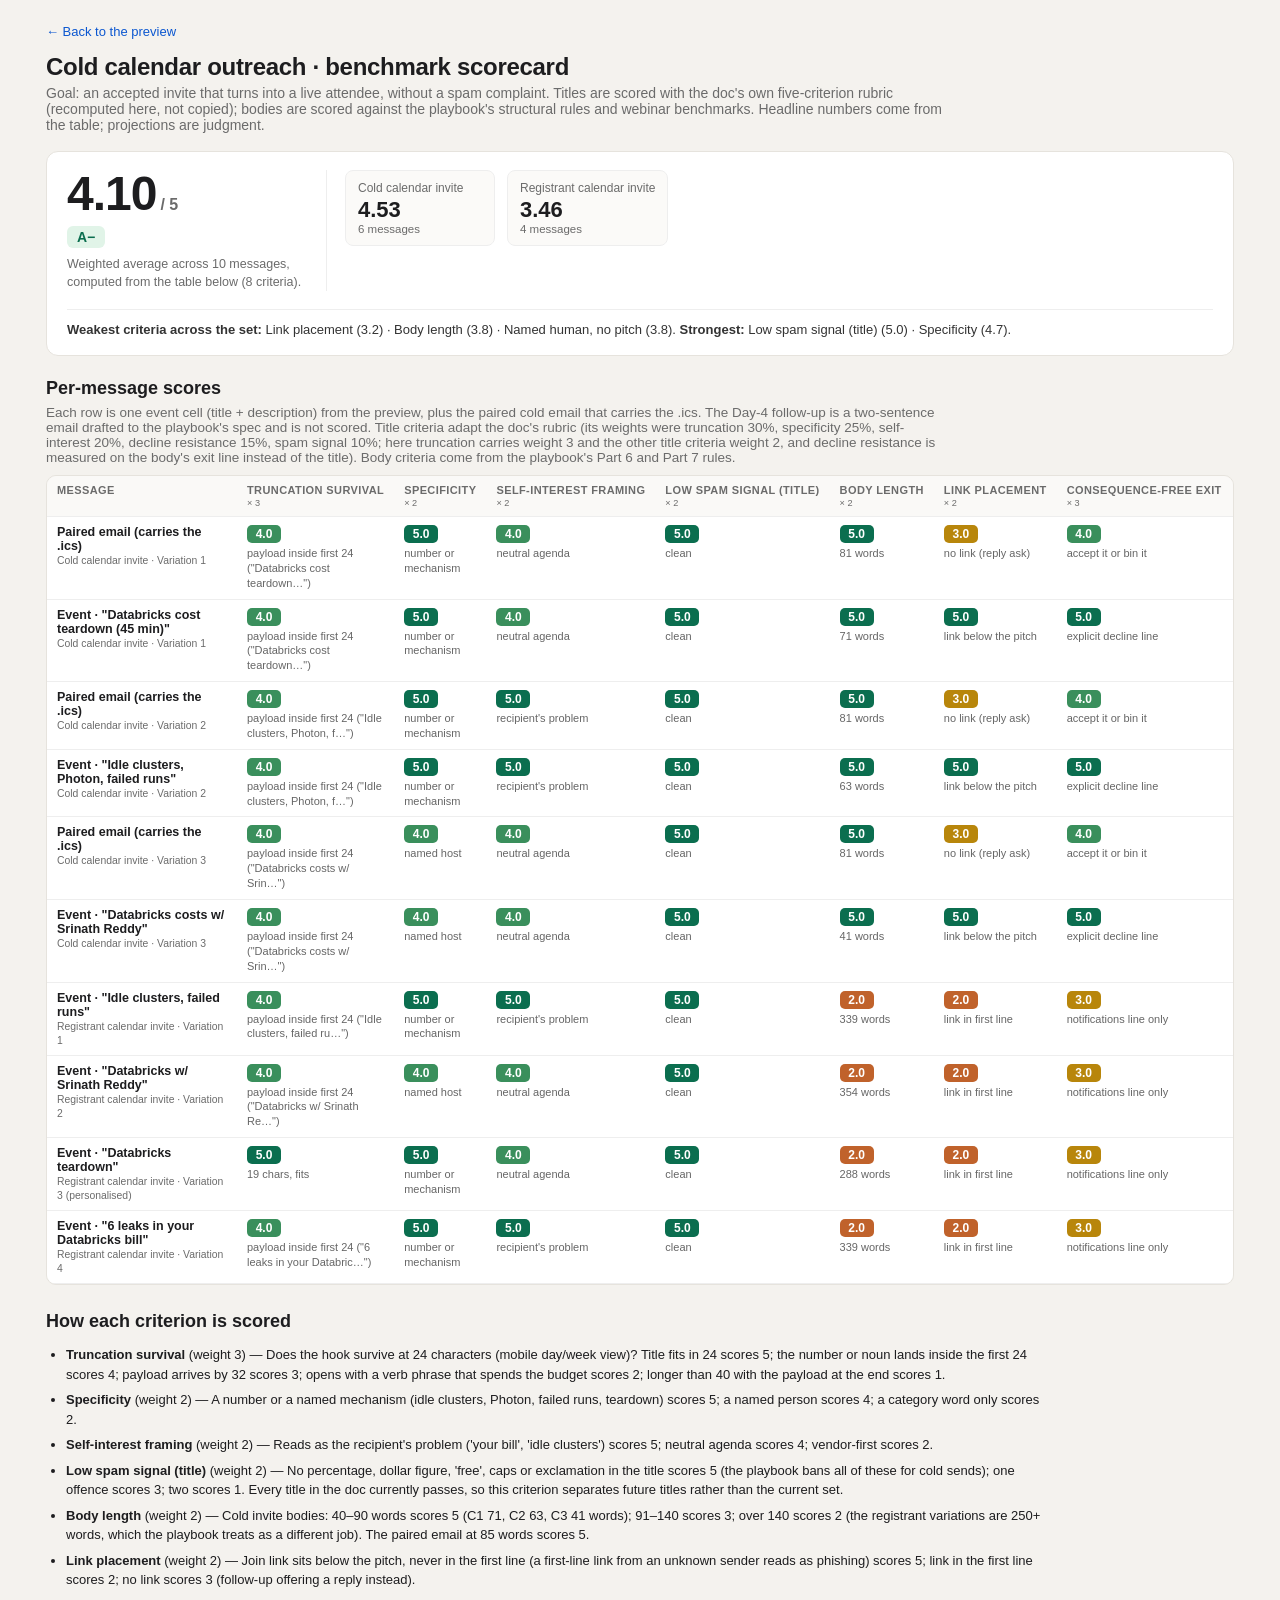
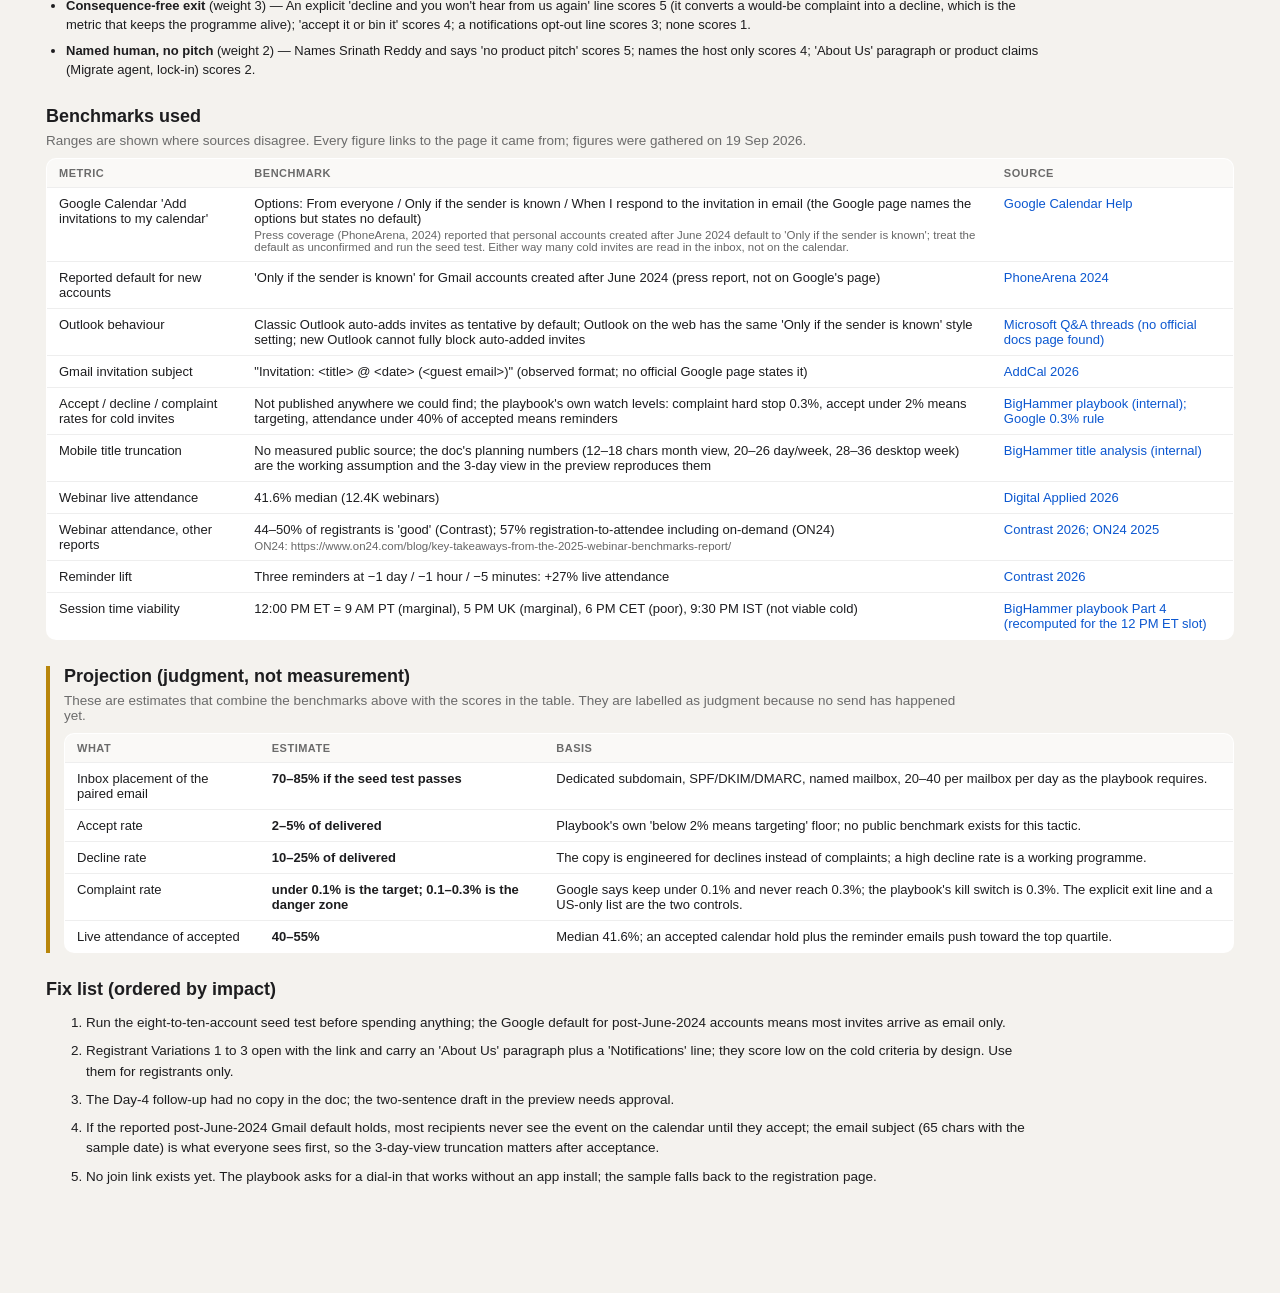
<file: scorecard.html>
<!doctype html>
<html lang="en">
<head>
<meta charset="utf-8">
<meta name="viewport" content="width=device-width, initial-scale=1">
<title>BigHammer.ai · Cold calendar outreach · Benchmark scorecard</title>
<meta name="robots" content="noindex, nofollow">
<link rel="stylesheet" href="core.css?v=4">
<link rel="stylesheet" href="scorecard.css?v=4">
</head>
<body>
<div class="sc-page">
  <a class="sc-back" href="index.html">← Back to the preview</a>
  <h1>Cold calendar outreach · benchmark scorecard</h1>
  <p class="sc-lead">Goal: an accepted invite that turns into a live attendee, without a spam complaint. Titles are scored with the doc's own five-criterion rubric (recomputed here, not copied); bodies are scored against the playbook's structural rules and webinar benchmarks. Headline numbers come from the table; projections are judgment.</p>
  <div id="sc"></div>
</div>
<script src="data.js?v=4"></script>
<script>
window.RUBRIC = (function () {
  const S = new Proxy({}, { get: (_, k) => window.SC[k] });
  const titleOf = (cell) => S.fill(cell.title || (cell.invite && cell.invite.title) || "");
  const bodyOf = (cell) => S.fill(cell.description || cell.body || "");
  const number = /\d|\$|%/;
  return {
    intro: "Each row is one event cell (title + description) from the preview, plus the paired cold email that carries the .ics. The Day-4 follow-up is a two-sentence email drafted to the playbook's spec and is not scored. Title criteria adapt the doc's rubric (its weights were truncation 30%, specificity 25%, self-interest 20%, decline resistance 15%, spam signal 10%; here truncation carries weight 3 and the other title criteria weight 2, and decline resistance is measured on the body's exit line instead of the title). Body criteria come from the playbook's Part 6 and Part 7 rules.",
    criteria: [
      { id: "trunc", label: "Truncation survival", weight: 3, how: "Does the hook survive at 24 characters (mobile day/week view)? Title fits in 24 scores 5; the number or noun lands inside the first 24 scores 4; payload arrives by 32 scores 3; opens with a verb phrase that spends the budget scores 2; longer than 40 with the payload at the end scores 1.",
        score: (cell) => { const t = titleOf(cell); const n = t.length; const head = t.slice(0, 24); if (n <= 24) return { s: 5, why: `${n} chars, fits` }; if (number.test(head) || /Databricks|clusters|Photon|teardown|leaks/i.test(head)) return { s: 4, why: `payload inside first 24 ("${head}…")` }; if (n <= 32) return { s: 3, why: `${n} chars` }; return { s: n <= 40 ? 2 : 1, why: `${n} chars, hook truncated` }; } },
      { id: "spec", label: "Specificity", weight: 2, how: "A number or a named mechanism (idle clusters, Photon, failed runs, teardown) scores 5; a named person scores 4; a category word only scores 2.",
        score: (cell) => { const t = titleOf(cell); if (number.test(t) || /idle|Photon|failed|teardown|leaks/i.test(t)) return { s: 5, why: "number or mechanism" }; if (/Srinath/.test(t)) return { s: 4, why: "named host" }; return { s: 2, why: "category only" }; } },
      { id: "self", label: "Self-interest framing", weight: 2, how: "Reads as the recipient's problem ('your bill', 'idle clusters') scores 5; neutral agenda scores 4; vendor-first scores 2.",
        score: (cell) => { const t = titleOf(cell); if (/your|leaks|idle|failed|overpay/i.test(t)) return { s: 5, why: "recipient's problem" }; if (/BigHammer/i.test(t)) return { s: 2, why: "vendor first" }; return { s: 4, why: "neutral agenda" }; } },
      { id: "spam", label: "Low spam signal (title)", weight: 2, how: "No percentage, dollar figure, 'free', caps or exclamation in the title scores 5 (the playbook bans all of these for cold sends); one offence scores 3; two scores 1. Every title in the doc currently passes, so this criterion separates future titles rather than the current set.",
        score: (cell) => { const t = titleOf(cell); const hits = (t.match(/\bfree\b/gi) || []).length + (t.match(/%|\$/g) || []).length + (t.match(/!/g) || []).length + (/[A-Z]{4,}/.test(t) ? 1 : 0); if (hits === 0) return { s: 5, why: "clean" }; return { s: hits === 1 ? 3 : 1, why: `${hits} broadcast tell${hits > 1 ? "s" : ""}` }; } },
      { id: "len", label: "Body length", weight: 2, how: "Cold invite bodies: 40–90 words scores 5 (C1 71, C2 63, C3 41 words); 91–140 scores 3; over 140 scores 2 (the registrant variations are 250+ words, which the playbook treats as a different job). The paired email at 85 words scores 5.",
        score: (cell) => { const w = S.words(bodyOf(cell)); return { s: w <= 90 ? 5 : w <= 140 ? 3 : 2, why: `${w} words` }; } },
      { id: "link", label: "Link placement", weight: 2, how: "Join link sits below the pitch, never in the first line (a first-line link from an unknown sender reads as phishing) scores 5; link in the first line scores 2; no link scores 3 (follow-up offering a reply instead).",
        score: (cell) => { const b = bodyOf(cell); const first = b.split("\n")[0]; if (!S.hasUrl(b)) return { s: 3, why: "no link (reply ask)" }; if (S.hasUrl(first)) return { s: 2, why: "link in first line" }; return { s: 5, why: "link below the pitch" }; } },
      { id: "exit", label: "Consequence-free exit", weight: 3, how: "An explicit 'decline and you won't hear from us again' line scores 5 (it converts a would-be complaint into a decline, which is the metric that keeps the programme alive); 'accept it or bin it' scores 4; a notifications opt-out line scores 3; none scores 1.",
        score: (cell) => { const b = bodyOf(cell); if (/decline and/i.test(b)) return { s: 5, why: "explicit decline line" }; if (/bin it/i.test(b)) return { s: 4, why: "accept it or bin it" }; if (/No further updates/i.test(b)) return { s: 3, why: "notifications line only" }; return { s: 1, why: "no exit" }; } },
      { id: "human", label: "Named human, no pitch", weight: 2, how: "Names Srinath Reddy and says 'no product pitch' scores 5; names the host only scores 4; 'About Us' paragraph or product claims (Migrate agent, lock-in) scores 2.",
        score: (cell) => { const b = bodyOf(cell); if (/About Us:/.test(b) || /Migrate agent|lock-in/i.test(b)) return { s: 2, why: "About Us / product claims" }; if (/Srinath/.test(b) && /no (product )?pitch/i.test(b)) return { s: 5, why: "named host, no pitch" }; if (/Srinath/.test(b)) return { s: 4, why: "named host" }; return { s: 3, why: "no host named" }; } }
    ],
    items: (D) => D.campaigns.flatMap(c => c.rows.flatMap(r => r.cells.filter(cell => cell.type === "event" || (cell.kinds.includes("invite_email") && !cell.kinds.includes("registrant"))).map(cell => ({ cell, label: cell.type === "event" ? `Event · "${S.fill(cell.title)}"` : "Paired email (carries the .ics)", group: c.title.split(" (")[0], meta: r.label.split(" · ")[0] })))),
    benchmarks: [
      { metric: "Google Calendar 'Add invitations to my calendar'", value: "Options: From everyone / Only if the sender is known / When I respond to the invitation in email (the Google page names the options but states no default)", source: "Google Calendar Help", url: "https://support.google.com/calendar/answer/13159188?hl=en&co=GENIE.Platform%3DDesktop", note: "Press coverage (PhoneArena, 2024) reported that personal accounts created after June 2024 default to 'Only if the sender is known'; treat the default as unconfirmed and run the seed test. Either way many cold invites are read in the inbox, not on the calendar." },
      { metric: "Reported default for new accounts", value: "'Only if the sender is known' for Gmail accounts created after June 2024 (press report, not on Google's page)", source: "PhoneArena 2024", url: "https://www.phonearena.com/news/google-calendar-add-invitations-update_id137127" },
      { metric: "Outlook behaviour", value: "Classic Outlook auto-adds invites as tentative by default; Outlook on the web has the same 'Only if the sender is known' style setting; new Outlook cannot fully block auto-added invites", source: "Microsoft Q&A threads (no official docs page found)", url: "https://learn.microsoft.com/en-us/answers/questions/4614141/unwanted-meeting-invitations-automatically-added-t" },
      { metric: "Gmail invitation subject", value: "\"Invitation: <title> @ <date> (<guest email>)\" (observed format; no official Google page states it)", source: "AddCal 2026", url: "https://addcal.co/blog/how-to-send-a-calendar-invite-in-gmail" },
      { metric: "Accept / decline / complaint rates for cold invites", value: "Not published anywhere we could find; the playbook's own watch levels: complaint hard stop 0.3%, accept under 2% means targeting, attendance under 40% of accepted means reminders", source: "BigHammer playbook (internal); Google 0.3% rule", url: "https://support.google.com/a/answer/14229414?hl=en" },
      { metric: "Mobile title truncation", value: "No measured public source; the doc's planning numbers (12–18 chars month view, 20–26 day/week, 28–36 desktop week) are the working assumption and the 3-day view in the preview reproduces them", source: "BigHammer title analysis (internal)", url: "index.html" },
      { metric: "Webinar live attendance", value: "41.6% median (12.4K webinars)", source: "Digital Applied 2026", url: "https://www.digitalapplied.com/blog/webinar-statistics-2026-attendance-conversion-data" },
      { metric: "Webinar attendance, other reports", value: "44–50% of registrants is 'good' (Contrast); 57% registration-to-attendee including on-demand (ON24)", source: "Contrast 2026; ON24 2025", url: "https://www.getcontrast.io/learn/webinar-benchmarks", note: "ON24: https://www.on24.com/blog/key-takeaways-from-the-2025-webinar-benchmarks-report/" },
      { metric: "Reminder lift", value: "Three reminders at −1 day / −1 hour / −5 minutes: +27% live attendance", source: "Contrast 2026", url: "https://www.getcontrast.io/learn/webinar-statistics" },
      { metric: "Session time viability", value: "12:00 PM ET = 9 AM PT (marginal), 5 PM UK (marginal), 6 PM CET (poor), 9:30 PM IST (not viable cold)", source: "BigHammer playbook Part 4 (recomputed for the 12 PM ET slot)", url: "https://webinar.bighammerai.com/" }
    ],
    projections: [
      { label: "Inbox placement of the paired email", value: "70–85% if the seed test passes", basis: "Dedicated subdomain, SPF/DKIM/DMARC, named mailbox, 20–40 per mailbox per day as the playbook requires." },
      { label: "Accept rate", value: "2–5% of delivered", basis: "Playbook's own 'below 2% means targeting' floor; no public benchmark exists for this tactic." },
      { label: "Decline rate", value: "10–25% of delivered", basis: "The copy is engineered for declines instead of complaints; a high decline rate is a working programme." },
      { label: "Complaint rate", value: "under 0.1% is the target; 0.1–0.3% is the danger zone", basis: "Google says keep under 0.1% and never reach 0.3%; the playbook's kill switch is 0.3%. The explicit exit line and a US-only list are the two controls." },
      { label: "Live attendance of accepted", value: "40–55%", basis: "Median 41.6%; an accepted calendar hold plus the reminder emails push toward the top quartile." }
    ],
    notes: [
      "Run the eight-to-ten-account seed test before spending anything; the Google default for post-June-2024 accounts means most invites arrive as email only.",
      "Registrant Variations 1 to 3 open with the link and carry an 'About Us' paragraph plus a 'Notifications' line; they score low on the cold criteria by design. Use them for registrants only.",
      "The Day-4 follow-up had no copy in the doc; the two-sentence draft in the preview needs approval.",
      "If the reported post-June-2024 Gmail default holds, most recipients never see the event on the calendar until they accept; the email subject (65 chars with the sample date) is what everyone sees first, so the 3-day-view truncation matters after acceptance.",
      "No join link exists yet. The playbook asks for a dial-in that works without an app install; the sample falls back to the registration page."
    ]
  };
})();
</script>
<script src="scorecard.js?v=4"></script>
</body>
</html>
</file>
<file: core.css>
/* core.css — page shell + iPhone frame shared by every BigHammer channel preview site. */
:root{
  --brand:#0b57d0;
  --page:#f4f2ee;
  --ink:#1d1d1f;
  --muted:#6b6b6b;
  --s:.85;
  --pw:417px;  /* phone incl. bezel */
  --ph:876px;
  font-family:-apple-system,BlinkMacSystemFont,"SF Pro Text","Helvetica Neue",Helvetica,"Segoe UI",Roboto,Arial,sans-serif;
}
*{box-sizing:border-box}
html,body{margin:0;background:var(--page);color:var(--ink);-webkit-font-smoothing:antialiased}
button{font:inherit}

/* ---------- top bar ---------- */
.topbar{position:sticky;top:0;z-index:20;display:flex;align-items:center;justify-content:space-between;gap:16px;padding:10px 20px;background:#fff;border-bottom:1px solid #e3e1dc}
.brand{display:flex;align-items:center;gap:12px}
.brand-mark{display:inline-flex;align-items:center;justify-content:center;width:34px;height:34px;border-radius:8px;background:var(--brand);color:#fff;font-weight:800;font-size:16px;letter-spacing:-.5px;flex:0 0 auto}
.brand-mark svg{display:block}
.brand-title{font-weight:700;font-size:15px}
.brand-sub{font-size:12px;color:var(--muted)}
.controls{display:flex;align-items:center;gap:14px;flex-wrap:wrap}
.seg{display:inline-flex;border:1px solid #d6d3cc;border-radius:999px;overflow:hidden;background:#fff}
.seg button{border:0;background:transparent;padding:6px 12px;font-size:12.5px;color:#333;cursor:pointer}
.seg button.on{background:var(--ink);color:#fff}
.tgl{display:inline-flex;align-items:center;gap:6px;font-size:12.5px;color:#333;cursor:pointer;user-select:none}
.tgl input{accent-color:var(--brand)}

/* ---------- layout ---------- */
.layout{display:grid;grid-template-columns:230px 1fr;min-height:calc(100vh - 56px)}
.sidenav{position:sticky;top:56px;align-self:start;height:calc(100vh - 56px);overflow:auto;padding:18px 12px 40px;border-right:1px solid #e3e1dc;background:#fbfaf8}
.sidenav h4{margin:14px 8px 6px;font-size:11px;letter-spacing:.6px;text-transform:uppercase;color:var(--muted)}
.sidenav a{display:flex;justify-content:space-between;gap:8px;padding:6px 8px;border-radius:6px;font-size:12.5px;line-height:1.3;color:#222;text-decoration:none}
.sidenav a:hover{background:#efece6}
.sidenav a.active{background:#e6eef7;color:var(--brand);font-weight:600}
main{padding:18px 0 60px;min-width:0}
.campaign{padding:14px 0 6px}
.campaign-head{padding:0 26px 6px}
.campaign-head h2{margin:0;font-size:20px;letter-spacing:-.2px}
.campaign-head p{margin:4px 0 0;color:var(--muted);font-size:13.5px;max-width:1100px}
.campaign-title{display:flex;align-items:center;gap:12px;flex-wrap:wrap}
.rail{display:flex;gap:26px;overflow-x:auto;padding:14px 26px 22px;scroll-snap-type:x proximity;scroll-padding:26px;align-items:flex-start}
.rail::-webkit-scrollbar{height:10px}
.rail::-webkit-scrollbar-thumb{background:#d4d1ca;border-radius:6px}

/* ---------- badges ---------- */
.kinds{display:flex;gap:6px;flex-wrap:wrap}
.kind{display:inline-block;font-size:11px;font-weight:800;letter-spacing:.6px;text-transform:uppercase;padding:4px 9px;border-radius:6px;color:#fff;line-height:1}
.card-head .kinds .kind{font-size:10px;padding:3px 7px}

/* ---------- grid ---------- */
.grid{display:grid;gap:22px 26px;align-items:start}
.colhead{display:flex;align-items:center;gap:10px;padding:2px 2px 12px;border-bottom:2px solid #d9d6cf;min-height:58px;position:relative}
.colhead .arrow{position:absolute;right:-24px;top:8px;margin:0;font-size:22px;color:#9a968e}
.step-num{display:inline-flex;align-items:center;justify-content:center;width:28px;height:28px;border-radius:50%;background:var(--ink);color:#fff;font-weight:800;font-size:13px;flex:0 0 auto}
.step-label{font-weight:800;font-size:15px}
.step-day{font-size:12.5px;color:var(--muted);margin-top:1px}
.rowhead{grid-column:1 / -1;font-weight:800;font-size:15px;padding:18px 2px 0;color:var(--ink);border-top:1px dashed #d9d6cf;margin-top:6px}
.rowhead::before{content:"";display:inline-block;width:10px;height:10px;border-radius:50%;background:var(--brand);margin-right:8px;vertical-align:1px}
.empty-cell{min-height:10px}

/* ---------- card ---------- */
.card{width:auto;scroll-snap-align:start}
.card-head{min-height:0;padding:0 2px 8px}
.card-sub{font-size:12.5px;margin-top:5px;font-weight:600;color:#333}
.card-foot{padding:10px 2px 0;font-size:12px;color:var(--muted)}
.foot-row{display:flex;align-items:center;justify-content:space-between;gap:10px}
.footnote{margin-top:6px;font-size:11.5px;color:#8a6d00;background:#fff7d6;border-radius:6px;padding:5px 8px;line-height:1.4}
.copy{border:1px solid #cfccc5;background:#fff;border-radius:999px;padding:4px 11px;font-size:12px;cursor:pointer;color:#222}
.copy:hover{background:#f1efea}
.tok{background:#fff3b0;border-radius:3px;padding:0 2px;color:#5c4a00;font-weight:600}

/* ---------- link table ---------- */
.ltable{border-collapse:collapse;margin:8px 26px 10px;background:#fff;border:1px solid #e6e3dd;border-radius:8px;overflow:hidden;font-size:13px}
.ltable th,.ltable td{padding:8px 12px;text-align:left;border-bottom:1px solid #eee;vertical-align:top}
.ltable th{font-size:11px;letter-spacing:.5px;text-transform:uppercase;color:var(--muted);background:#faf9f7}
.ltable a{color:var(--brand);text-decoration:none;word-break:break-all}
.st{font-weight:600;font-size:12px;padding:2px 7px;border-radius:4px;white-space:nowrap}
.st.ok{background:#e1f4e8;color:#0b6e4f}
.st.warn{background:#fff1dc;color:#a15c00}
.st.bad{background:#fdeaea;color:#9b1c1c}

/* ---------- iPhone 15/16 Pro frame (393 × 852 pt screen) ---------- */
.phone-wrap{width:calc(var(--pw) * var(--s));height:calc(var(--ph) * var(--s));position:relative}
.phone{position:absolute;left:0;top:0;width:var(--pw);height:var(--ph);transform:scale(var(--s));transform-origin:top left;background:#0b0b0c;border-radius:64px;padding:12px;box-shadow:0 18px 40px rgba(0,0,0,.22),0 2px 6px rgba(0,0,0,.18)}
.phone::before{content:"";position:absolute;inset:3px;border-radius:61px;border:1.5px solid rgba(255,255,255,.14);pointer-events:none}
.screen{position:relative;width:393px;height:852px;background:#fff;border-radius:52px;overflow:hidden;display:flex;flex-direction:column;color:#1f1f1f}
.island{position:absolute;top:23px;left:50%;transform:translateX(-50%);width:126px;height:37px;border-radius:20px;background:#000;z-index:5}
.sb{height:56px;flex:0 0 auto;display:flex;align-items:flex-end;justify-content:space-between;padding:0 30px 10px 38px;font-size:16.5px;font-weight:600;letter-spacing:-.2px;color:#000}
.sb.dark{color:#fff}
.sb-icons{display:flex;align-items:center;gap:6px}
.sb-icons svg{display:block}
.home{position:absolute;bottom:8px;left:50%;transform:translateX(-50%);width:139px;height:5px;border-radius:3px;background:#000;z-index:5}
.home.dark{background:#fff}
.scroll{flex:1;min-height:0;overflow-y:auto;overscroll-behavior:contain;-webkit-overflow-scrolling:touch}
.scroll::-webkit-scrollbar{width:0;height:0}
.av{display:inline-flex;align-items:center;justify-content:center;border-radius:50%;color:#fff;font-weight:600;flex:0 0 auto;position:relative;letter-spacing:.2px;overflow:hidden}
.av img{width:100%;height:100%;object-fit:cover;display:block}
.lnk{color:var(--brand);text-decoration:underline}

/* ---------- lightbox ---------- */
.lb{position:fixed;inset:0;z-index:100;background:rgba(0,0,0,.88);display:none;align-items:center;justify-content:center}
.lb.open{display:flex}
.lb-stage{max-width:calc(100vw - 140px);max-height:calc(100vh - 90px);overflow:auto;display:flex;align-items:center;justify-content:center}
.lb-stage img{max-width:calc(100vw - 140px);max-height:calc(100vh - 90px);object-fit:contain;cursor:zoom-in;box-shadow:0 10px 40px rgba(0,0,0,.6);border-radius:4px}
.lb.zoom .lb-stage{align-items:flex-start;justify-content:flex-start}
.lb.zoom .lb-stage img{max-width:none;max-height:none;width:auto;cursor:zoom-out}
.lb-stage video{max-width:calc(100vw - 140px);max-height:calc(100vh - 90px);background:#000}
.lb-x{position:absolute;top:14px;right:18px;width:44px;height:44px;border:0;border-radius:50%;background:rgba(255,255,255,.15);color:#fff;font-size:30px;line-height:1;cursor:pointer}
.lb-nav{position:absolute;top:50%;transform:translateY(-50%);width:52px;height:52px;border:0;border-radius:50%;background:rgba(255,255,255,.18);color:#fff;font-size:38px;line-height:1;cursor:pointer}
.lb-nav:hover,.lb-x:hover{background:rgba(255,255,255,.32)}
.lb-prev{left:22px}.lb-next{right:22px}
.lb-cap{position:absolute;bottom:18px;left:50%;transform:translateX(-50%);color:#fff;font-size:13px;background:rgba(0,0,0,.5);padding:6px 12px;border-radius:8px;max-width:80vw;text-align:center}
[data-lb]{cursor:zoom-in}
/* inline video inside a screen */
.media-video{display:block;width:100%;background:#000}

/* ---------- toast ---------- */
.toast{position:fixed;left:50%;bottom:28px;transform:translate(-50%,20px);background:#1d1d1f;color:#fff;padding:8px 14px;border-radius:8px;font-size:13px;opacity:0;transition:.25s;pointer-events:none;z-index:50}
.toast.show{opacity:1;transform:translate(-50%,0)}

@media (max-width:900px){
  .layout{grid-template-columns:1fr}
  .sidenav{display:none}
  .topbar{align-items:flex-start;flex-direction:column;gap:8px}
  .rail{padding:12px 16px 20px;scroll-snap-type:x mandatory}
  .card{scroll-snap-align:center}
}
</file>
<file: scorecard.css>
/* scorecard.css — shared scorecard page styling. */
.sc-page{max-width:1240px;margin:0 auto;padding:22px 26px 80px}
.sc-page h1{margin:0 0 4px;font-size:24px;letter-spacing:-.3px}
.sc-page .sc-lead{color:var(--muted);font-size:14px;margin:0 0 18px;max-width:900px}
.sc-hero{display:grid;grid-template-columns:260px 1fr;gap:18px;align-items:start;background:#fff;border:1px solid #e6e3dd;border-radius:12px;padding:18px 20px;margin-bottom:22px}
.sc-big{border-right:1px solid #eee;padding-right:18px}
.sc-num{font-size:48px;font-weight:800;letter-spacing:-1px;line-height:1}
.sc-num small{font-size:16px;font-weight:600;color:var(--muted);margin-left:4px;letter-spacing:0}
.sc-grade{display:inline-block;margin-top:8px;font-weight:800;font-size:14px;padding:3px 10px;border-radius:6px;background:#e1f4e8;color:#0b6e4f}
.sc-cap{font-size:12.5px;color:var(--muted);margin-top:8px;line-height:1.4}
.sc-groups{display:flex;gap:12px;flex-wrap:wrap}
.sc-group{min-width:150px;padding:10px 12px;border:1px solid #eee;border-radius:8px;background:#fbfaf8}
.sc-gname{font-size:12px;color:var(--muted)}
.sc-gval{font-size:22px;font-weight:800;margin-top:2px}
.sc-gsub{font-size:11.5px;color:var(--muted)}
.sc-weak{grid-column:1 / -1;font-size:13px;color:#333;border-top:1px solid #eee;padding-top:12px}
.sc-sec{margin:0 0 26px}
.sc-sec h2{font-size:18px;margin:0 0 6px}
.sc-sec p{color:var(--muted);font-size:13.5px;margin:0 0 10px;max-width:900px}
.sc-tw{overflow-x:auto;border:1px solid #e6e3dd;border-radius:10px;background:#fff}
.sc-table{border-collapse:collapse;font-size:12.5px;min-width:100%}
.sc-table th,.sc-table td{padding:8px 10px;text-align:left;vertical-align:top;border-bottom:1px solid #eee}
.sc-table th{font-size:11px;letter-spacing:.4px;text-transform:uppercase;color:var(--muted);background:#faf9f7;white-space:nowrap}
.sc-table th small{font-weight:400;text-transform:none;letter-spacing:0}
.sc-msg{min-width:190px}
.sc-msg small{color:var(--muted)}
.sc-why{font-size:11px;color:#666;margin-top:3px;max-width:190px;line-height:1.35}
.sc-pill{display:inline-block;min-width:34px;text-align:center;font-weight:800;font-size:12px;padding:2px 6px;border-radius:5px;color:#fff;background:#999}
.sc-pill.s5{background:#0b6e4f}.sc-pill.s4{background:#3a8f5c}.sc-pill.s3{background:#b8860b}.sc-pill.s2{background:#c0622b}.sc-pill.s1{background:#9b1c1c}
.sc-tot{font-size:14px}
.sc-crit{font-size:13px;line-height:1.5;padding-left:20px;max-width:1000px}
.sc-crit li{margin-bottom:6px}
.sc-bench{border-collapse:collapse;background:#fff;border:1px solid #e6e3dd;border-radius:10px;overflow:hidden;font-size:13px;width:100%}
.sc-bench th,.sc-bench td{padding:8px 12px;text-align:left;border-bottom:1px solid #eee;vertical-align:top}
.sc-bench th{font-size:11px;letter-spacing:.5px;text-transform:uppercase;color:var(--muted);background:#faf9f7}
.sc-bench a{color:var(--brand);text-decoration:none}
.sc-note{font-size:11.5px;color:#666;margin-top:3px}
.sc-judg{border-left:4px solid #b8860b;padding-left:14px}
.sc-notes{font-size:13.5px;line-height:1.5;max-width:1000px}
.sc-notes li{margin-bottom:8px}
.sc-back{display:inline-block;margin-bottom:14px;font-size:13px;color:var(--brand);text-decoration:none}
</file>
